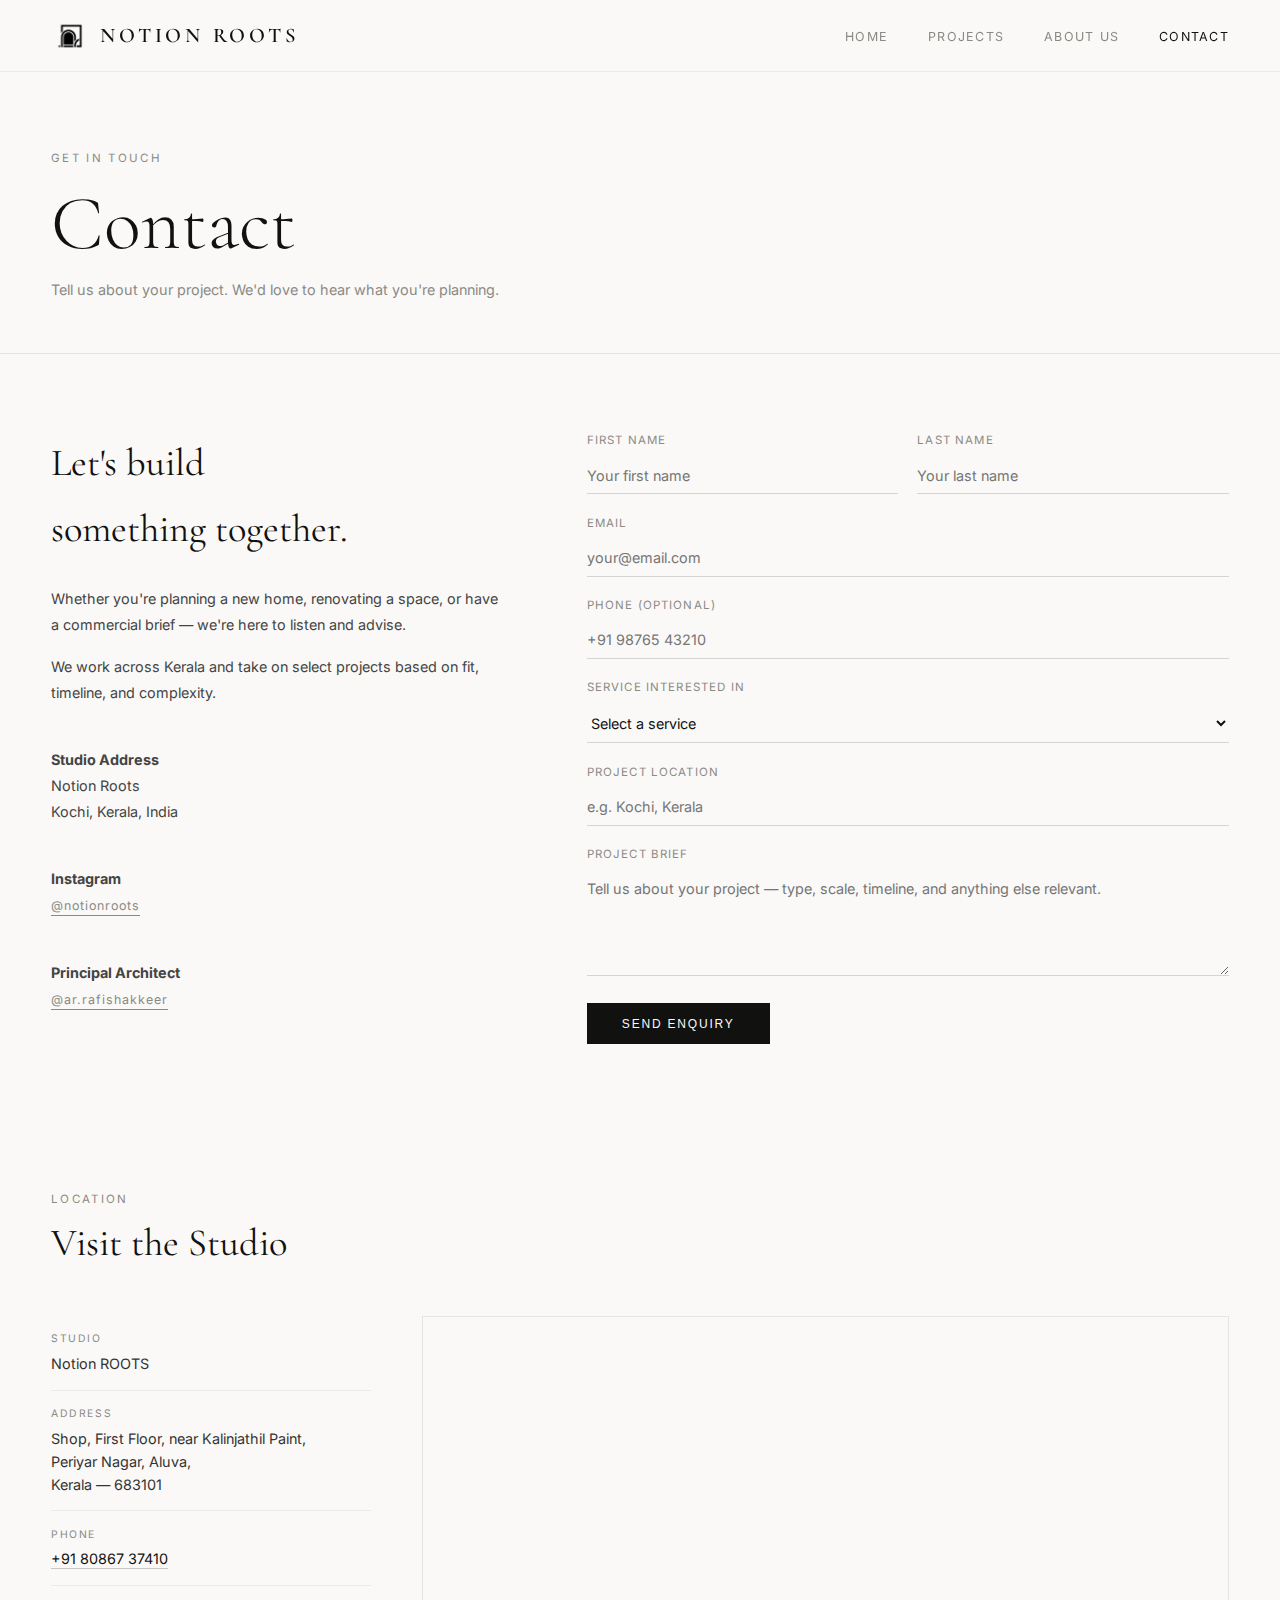
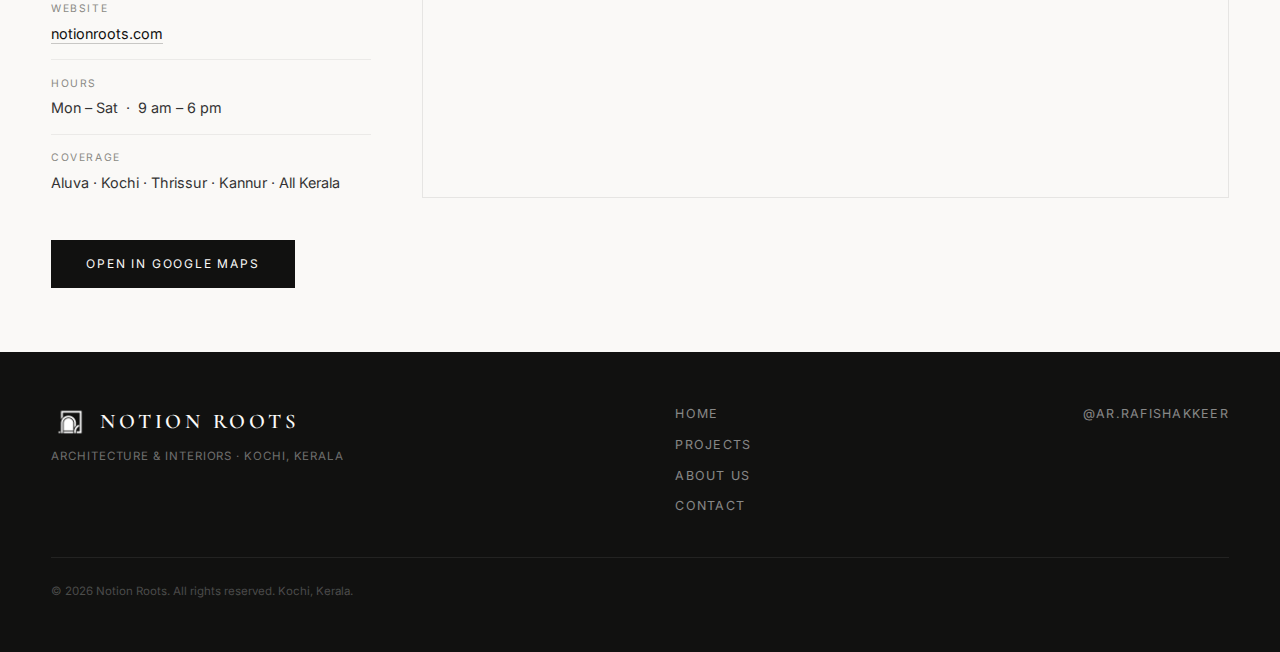
<file: contact.html>
<!DOCTYPE html>
<html lang="en">
<head>
  <meta charset="UTF-8"/>
  <meta name="viewport" content="width=device-width, initial-scale=1.0"/>
  <title>Contact — Notion Roots</title>
  <link rel="preconnect" href="https://fonts.googleapis.com"/>
  <link rel="preconnect" href="https://fonts.gstatic.com" crossorigin/>
  <link href="https://fonts.googleapis.com/css2?family=Cormorant+Garamond:wght@300;400;500;600&family=Inter:wght@300;400;500&display=swap" rel="stylesheet"/>
  <link rel="stylesheet" href="style.css"/>
</head>
<body>
  <nav class="navbar">
    <a href="index.html" class="logo">
      <img src="nr_logo.jpg" alt="Notion Roots Logo" class="logo-img logo-dark"/>
      <span class="logo-text">NOTION ROOTS</span>
    </a>
    <button class="menu-toggle" onclick="toggleMenu()" aria-label="Menu">&#9776;</button>
    <ul class="nav-links" id="navLinks">
      <li><a href="index.html">Home</a></li>
      <li><a href="projects.html">Projects</a></li>
      <li><a href="about.html">About US</a></li>
      <li><a href="contact.html" class="active">Contact</a></li>
      </ul>
  </nav>

  <header class="page-header">
    <p class="page-tag">Get in Touch</p>
    <h1 class="page-title">Contact</h1>
    <p class="page-sub">Tell us about your project. We'd love to hear what you're planning.</p>
  </header>

  <section class="section">
    <div class="contact-grid">
      <div class="contact-info">
        <h2 class="section-title">Let's build<br>something together.</h2>
        <p>Whether you're planning a new home, renovating a space, or have a commercial brief — we're here to listen and advise.</p>
        <p>We work across Kerala and take on select projects based on fit, timeline, and complexity.</p>
        <br/>
        <p><strong>Studio Address</strong><br/>Notion Roots<br/>Kochi, Kerala, India</p>
        <br/>
        <p><strong>Instagram</strong><br/><a href="https://www.instagram.com/notionroots/" target="_blank" class="link-arrow">@notionroots</a></p>
        <br/>
        <p><strong>Principal Architect</strong><br/><a href="https://www.instagram.com/ar.rafishakkeer/" target="_blank" class="link-arrow">@ar.rafishakkeer</a></p>
      </div>
      <div>
        <form class="contact-form" onsubmit="handleSubmit(event)">
          <div class="form-row">
            <div class="form-group"><label for="fname">First Name</label><input type="text" id="fname" placeholder="Your first name" required/></div>
            <div class="form-group"><label for="lname">Last Name</label><input type="text" id="lname" placeholder="Your last name" required/></div>
          </div>
          <div class="form-group"><label for="email">Email</label><input type="email" id="email" placeholder="your@email.com" required/></div>
          <div class="form-group"><label for="phone">Phone (Optional)</label><input type="tel" id="phone" placeholder="+91 98765 43210"/></div>
          <div class="form-group">
            <label for="service">Service Interested In</label>
            <select id="service">
              <option value="">Select a service</option>
              <option>Architecture</option><option>Interiors</option><option>Civil Works</option>
              <option>Metal Works</option><option>Special Works</option><option>Full Design + Build</option>
            </select>
          </div>
          <div class="form-group"><label for="location">Project Location</label><input type="text" id="location" placeholder="e.g. Kochi, Kerala"/></div>
          <div class="form-group"><label for="message">Project Brief</label><textarea id="message" rows="5" placeholder="Tell us about your project — type, scale, timeline, and anything else relevant." required></textarea></div>
          <button type="submit" class="btn form-btn">Send Enquiry</button>
          <p class="form-success" id="formSuccess">&#10003; Thank you — we'll be in touch soon.</p>
        </form>
      </div>
    </div>
  </section>
  <!-- ===== MAP SECTION ===== -->
<section class="map-section section">
  <div class="map-header">
    <span class="page-tag">Location</span>
    <h2 class="section-title">Visit the Studio</h2>
  </div>
  <div class="map-wrapper">

    <!-- Left: Studio Info -->
    <div class="map-info">
      <div class="map-info-block">
        <span class="meta-label">Studio</span>
        <p class="map-val">Notion ROOTS</p>
      </div>
      <div class="map-info-block">
        <span class="meta-label">Address</span>
        <p class="map-val">Shop, First Floor, near Kalinjathil Paint,<br>Periyar Nagar, Aluva,<br>Kerala — 683101</p>
      </div>
      <div class="map-info-block">
        <span class="meta-label">Phone</span>
        <p class="map-val"><a href="tel:+918086737410">+91 80867 37410</a></p>
      </div>
      <div class="map-info-block">
        <span class="meta-label">Website</span>
        <p class="map-val"><a href="http://notionroots.com" target="_blank">notionroots.com</a></p>
      </div>
      <div class="map-info-block">
        <span class="meta-label">Hours</span>
        <p class="map-val">Mon – Sat &nbsp;·&nbsp; 9 am – 6 pm</p>
      </div>
      <div class="map-info-block">
        <span class="meta-label">Coverage</span>
        <p class="map-val">Aluva · Kochi · Thrissur · Kannur · All Kerala</p>
      </div>
      <a href="https://maps.app.goo.gl/dAA1MQcX5Zb5ugSd6" target="_blank" class="btn" style="margin-top:2rem; display:inline-block;">
        Open in Google Maps
      </a>
    </div>

    <!-- Right: Embedded Map -->
    <div class="map-embed">
      <iframe
        src="https://www.google.com/maps/embed?pb=!1m18!1m12!1m3!1d3928.1!2d76.3668686!3d10.108264!2m3!1f0!2f0!3f0!3m2!1i1024!2i768!4f13.1!3m3!1m2!1s0x3b0809d5db889d4d%3A0x59ef36c6683bb621!2sNotion%20ROOTS!5e0!3m2!1sen!2sin!4v1700000000000!5m2!1sen!2sin"
        width="100%"
        height="480"
        style="border:0;"
        allowfullscreen=""
        loading="lazy"
        referrerpolicy="no-referrer-when-downgrade"
        title="Notion ROOTS Location">
      </iframe>
    </div>

  </div>
</section>

  <footer class="footer">
    <div class="footer-inner">
      <div class="footer-brand">
        <div class="logo logo-footer-wrap">
          <img src="nr_logo.jpg" alt="Notion Roots" class="logo-img logo-white"/>
          <span class="logo-text" style="color:var(--white)">NOTION ROOTS</span>
        </div>
        <div class="footer-sub">Architecture &amp; Interiors &middot; Kochi, Kerala</div>
      </div>
      <nav class="footer-nav">
        <a href="index.html">Home</a>
        <a href="projects.html">Projects</a>
        <a href="about.html">About US</a>
        <a href="contact.html">Contact</a>
      </nav>
      <nav class="footer-nav">
        <a href="https://www.instagram.com/ar.rafishakkeer/" target="_blank">@ar.rafishakkeer</a>
      </nav>
    </div>
    <p class="footer-copy">&copy; 2026 Notion Roots. All rights reserved. Kochi, Kerala.</p>
  </footer>
  <script src="main.js"></script>
  <script>
    function handleSubmit(e) {
      e.preventDefault();
      document.getElementById("formSuccess").style.display = "block";
      e.target.reset();
      setTimeout(function(){ document.getElementById("formSuccess").style.display = "none"; }, 5000);
    }
  </script>
</body>
</html>
</file>
<file: style.css>
/* ===== RESET & BASE ===== */
*,*::before,*::after{box-sizing:border-box;margin:0;padding:0}
:root{
  --black:#111110;--white:#faf9f7;--grey:#8a8a85;
  --light:#f0ede8;--accent:#c8b89a;
  --font-serif:'Cormorant Garamond',serif;
  --font-sans:'Inter',sans-serif;
  --nav-h:72px;
}
html{scroll-behavior:smooth}
body{background:var(--white);color:var(--black);font-family:var(--font-sans);font-size:15px;line-height:1.7;-webkit-font-smoothing:antialiased}
img{display:block;width:100%;height:100%;object-fit:cover}
a{text-decoration:none;color:inherit}

/* NAVBAR */
.navbar{position:fixed;top:0;left:0;right:0;z-index:100;height:var(--nav-h);display:flex;align-items:center;justify-content:space-between;padding:0 4vw;background:rgba(250,249,247,0.92);backdrop-filter:blur(12px);border-bottom:1px solid rgba(0,0,0,0.06)}
.nav-links{list-style:none;display:flex;gap:2.5rem}
.nav-links a{font-size:0.78rem;letter-spacing:0.1em;text-transform:uppercase;color:var(--grey);transition:color 0.2s}
.nav-links a:hover,.nav-links a.active{color:var(--black)}
.menu-toggle{display:none;background:none;border:none;font-size:1.4rem;cursor:pointer;color:var(--black)}

/* HERO */
.hero{margin-top:var(--nav-h);min-height:calc(100vh - var(--nav-h));display:grid;grid-template-columns:1fr 1fr;align-items:center;padding:6vw 4vw;gap:4vw}
.hero-content{max-width:560px}
.hero-tag{font-size:0.72rem;letter-spacing:0.2em;text-transform:uppercase;color:var(--grey);margin-bottom:1.4rem}
.hero-title{font-family:var(--font-serif);font-size:clamp(2.8rem,5.5vw,5rem);font-weight:300;line-height:1.1;margin-bottom:1.2rem}
.hero-sub{font-size:0.85rem;letter-spacing:0.12em;color:var(--grey);text-transform:uppercase;margin-bottom:2.5rem}
.hero-img-wrap{height:78vh;overflow:hidden;border-radius:2px}
.hero-img{height:100%;width:100%;object-fit:cover;transition:transform 8s ease}
.hero-img:hover{transform:scale(1.03)}

/* BUTTONS */
.btn{display:inline-block;padding:0.85rem 2.2rem;background:var(--black);color:var(--white);font-size:0.75rem;letter-spacing:0.15em;text-transform:uppercase;border:none;cursor:pointer;transition:background 0.2s,color 0.2s}
.btn:hover{background:var(--accent);color:var(--black)}
.btn-light{background:var(--white);color:var(--black)}
.btn-light:hover{background:var(--accent);color:var(--black)}
.link-arrow{font-size:0.78rem;letter-spacing:0.08em;color:var(--grey);border-bottom:1px solid var(--grey);padding-bottom:2px;transition:color 0.2s,border-color 0.2s}
.link-arrow:hover{color:var(--black);border-color:var(--black)}

/* SECTIONS */
.section{padding:6vw 4vw}
.section-title{font-family:var(--font-serif);font-size:clamp(1.8rem,3vw,2.8rem);font-weight:400;margin-bottom:1.5rem}
.section-title.center{text-align:center}
.section-header{display:flex;justify-content:space-between;align-items:flex-end;margin-bottom:2.5rem}

/* INTRO */
.intro{background:var(--light)}
.intro-grid{display:grid;grid-template-columns:1fr 1fr;gap:6vw;align-items:center}
.intro-grid p{color:#444;margin-bottom:1rem;font-size:0.95rem}
.intro-stats{display:grid;grid-template-columns:1fr 1fr;gap:2.5rem}
.stat{display:flex;flex-direction:column}
.stat-num{font-family:var(--font-serif);font-size:clamp(2.2rem,4vw,3.5rem);font-weight:300;line-height:1}
.stat-label{font-size:0.72rem;letter-spacing:0.1em;text-transform:uppercase;color:var(--grey);margin-top:0.4rem}

/* FEATURED GRID */
.featured-grid{display:grid;grid-template-columns:1.6fr 1fr 1fr;grid-template-rows:60vh;gap:0.8rem}
.feat-card{position:relative;overflow:hidden;cursor:pointer}
.feat-card img{height:100%;transition:transform 0.6s ease}
.feat-card:hover img{transform:scale(1.05)}
.feat-info{position:absolute;bottom:0;left:0;right:0;padding:1.5rem;background:linear-gradient(transparent,rgba(0,0,0,0.55));color:#fff}
.feat-cat{font-size:0.68rem;letter-spacing:0.15em;text-transform:uppercase;opacity:0.8;display:block;margin-bottom:0.3rem}
.feat-card h3{font-family:var(--font-serif);font-size:1.3rem;font-weight:400}

/* IG CTA */
.ig-cta{background:var(--light);text-align:center}
.ig-cta-inner{max-width:540px;margin:0 auto}
.ig-sub{color:var(--grey);font-size:0.9rem;margin-bottom:2rem}

/* PAGE HEADER */
.page-header{margin-top:var(--nav-h);padding:6vw 4vw 4vw;border-bottom:1px solid rgba(0,0,0,0.08)}
.page-tag{font-size:0.72rem;letter-spacing:0.2em;text-transform:uppercase;color:var(--grey);margin-bottom:1rem}
.breadcrumb{color:var(--grey)}
.breadcrumb:hover{color:var(--black)}
.page-title{font-family:var(--font-serif);font-size:clamp(2.5rem,6vw,5.5rem);font-weight:300;line-height:1.05;margin-bottom:0.8rem}
.page-sub{color:var(--grey);font-size:0.9rem;max-width:500px}

/* CATEGORIES GRID */
.categories-section{padding-top:4vw}
.categories-grid{display:grid;grid-template-columns:repeat(3,1fr);gap:1.2rem}
.cat-card{position:relative;overflow:hidden;height:55vh;cursor:pointer;display:block}
.cat-card img{height:100%;transition:transform 0.7s ease;filter:brightness(0.75)}
.cat-card:hover img{transform:scale(1.06);filter:brightness(0.6)}
.cat-overlay{position:absolute;bottom:0;left:0;right:0;padding:2rem 1.8rem;color:#fff;background:linear-gradient(transparent 0%,rgba(0,0,0,0.5) 100%);transition:padding 0.3s ease}
.cat-card:hover .cat-overlay{padding-bottom:2.5rem}
.cat-count{display:block;font-size:0.68rem;letter-spacing:0.2em;text-transform:uppercase;opacity:0.7;margin-bottom:0.5rem}
.cat-name{font-family:var(--font-serif);font-size:clamp(1.4rem,2.2vw,2rem);font-weight:400;margin-bottom:0.6rem}
.cat-desc{font-size:0.8rem;opacity:0;transform:translateY(8px);transition:opacity 0.3s ease,transform 0.3s ease;line-height:1.5;max-width:320px}
.cat-card:hover .cat-desc{opacity:0.85;transform:translateY(0)}
.cat-cta{display:inline-block;margin-top:1rem;font-size:0.75rem;letter-spacing:0.1em;border-bottom:1px solid rgba(255,255,255,0.5);padding-bottom:2px;opacity:0;transition:opacity 0.3s ease 0.05s}
.cat-card:hover .cat-cta{opacity:1}

/* FILTER BAR */
.filter-bar{padding:1.5rem 4vw;display:flex;align-items:center;gap:1rem;border-bottom:1px solid rgba(0,0,0,0.07);flex-wrap:wrap}
.filter-label{font-size:0.72rem;letter-spacing:0.1em;text-transform:uppercase;color:var(--grey)}
.filter-btn{background:none;border:1px solid rgba(0,0,0,0.15);padding:0.4rem 1rem;font-size:0.72rem;letter-spacing:0.08em;text-transform:uppercase;cursor:pointer;color:var(--grey);transition:all 0.2s}
.filter-btn:hover,.filter-btn.active{background:var(--black);color:var(--white);border-color:var(--black)}
.no-projects{padding:2rem 0;color:var(--grey);font-size:0.9rem}

/* PROJECTS GRID */
.projects-grid{display:grid;grid-template-columns:repeat(3,1fr);gap:2rem}
.proj-card{display:block;cursor:pointer}
.proj-img-wrap{height:42vh;overflow:hidden;margin-bottom:1rem}
.proj-img-wrap img{height:100%;transition:transform 0.6s ease}
.proj-card:hover .proj-img-wrap img{transform:scale(1.04)}
.proj-title{font-family:var(--font-serif);font-size:1.2rem;font-weight:400;margin-bottom:0.25rem}
.proj-meta{font-size:0.75rem;color:var(--grey)}

/* CTA STRIP */
.cta-strip{background:var(--light);padding:4vw;text-align:center}
.cta-strip-inner{display:flex;align-items:center;justify-content:center;gap:2rem;flex-wrap:wrap}
.cta-strip-inner p{font-family:var(--font-serif);font-size:1.4rem;font-weight:400}

/* DETAIL PAGE */
.detail-hero{margin-top:var(--nav-h);width:100%;height:70vh;background-size:cover;background-position:center;background-repeat:no-repeat}
.detail-wrap{max-width:1200px;margin:0 auto;padding:2.5rem 4vw 5rem}
.detail-breadcrumb{font-size:0.75rem;color:var(--grey);margin-bottom:2.5rem;letter-spacing:0.04em}
.detail-breadcrumb a{color:var(--grey)}
.detail-breadcrumb a:hover{color:var(--black)}
.detail-layout{display:grid;grid-template-columns:1fr 300px;gap:5vw;align-items:start}
.detail-title{font-family:var(--font-serif);font-size:clamp(2.2rem,4vw,3.6rem);font-weight:300;line-height:1.1;margin-bottom:2rem}
.detail-body p{font-size:0.95rem;color:#444;line-height:1.9;margin-bottom:1.2rem;max-width:660px}
.detail-gallery{margin-top:2.5rem;display:grid;grid-template-columns:1fr 1fr;gap:0.8rem}
.detail-gallery .g-full{grid-column:1/-1}
.detail-gallery img{width:100%;height:320px;object-fit:cover;display:block}
.detail-gallery .g-full img{height:500px}
.detail-meta{position:sticky;top:calc(var(--nav-h) + 2rem);border:1px solid rgba(0,0,0,0.1);padding:2rem 1.8rem;background:#fff}
.meta-row{padding:0.9rem 0;border-bottom:1px solid rgba(0,0,0,0.07)}
.meta-row:last-of-type{border-bottom:none}
.meta-label{display:block;font-size:0.65rem;letter-spacing:0.15em;text-transform:uppercase;color:var(--grey);margin-bottom:0.25rem}
.meta-val{font-size:0.9rem;color:var(--black)}
.enquire-btn{display:block;text-align:center;margin-top:1.6rem;padding:1rem;background:var(--black);color:var(--white);font-size:0.7rem;letter-spacing:0.18em;text-transform:uppercase;text-decoration:none;transition:background 0.2s}
.enquire-btn:hover{background:#333}
.related-section{background:var(--light);padding:4vw}
.related-label{font-size:0.7rem;letter-spacing:0.2em;text-transform:uppercase;color:var(--grey);margin-bottom:2rem}
.related-grid{display:grid;grid-template-columns:repeat(3,1fr);gap:1.5rem;max-width:1200px;margin:0 auto}
.related-card{display:block}
.related-card .rc-img{height:240px;overflow:hidden;margin-bottom:0.9rem}
.related-card .rc-img img{width:100%;height:100%;object-fit:cover;transition:transform 0.5s}
.related-card:hover .rc-img img{transform:scale(1.04)}
.related-card .rc-name{font-family:var(--font-serif);font-size:1.05rem;font-weight:400}
.related-card .rc-meta{font-size:0.72rem;color:var(--grey);margin-top:0.2rem}
.blank-state{text-align:center;padding:8rem 2rem;color:var(--grey)}
.blank-state h2{font-family:var(--font-serif);font-size:1.8rem;font-weight:300;margin-bottom:1rem}

/* ABOUT */
.about-grid{display:grid;grid-template-columns:1fr 1fr;gap:6vw;align-items:center;margin-bottom:5vw}
.about-img-wrap{height:65vh;overflow:hidden}
.about-text p{color:#444;margin-bottom:1rem;font-size:0.95rem}
.values-section{background:var(--light)}
.values-grid{display:grid;grid-template-columns:repeat(4,1fr);gap:2rem;margin-top:3rem}
.value-card{padding:2rem 0}
.value-icon{font-size:1.5rem;display:block;margin-bottom:1rem;color:var(--accent)}
.value-card h3{font-family:var(--font-serif);font-size:1.15rem;font-weight:400;margin-bottom:0.7rem}
.value-card p{font-size:0.85rem;color:#555;line-height:1.7}
.team-section{padding-top:5vw}
.team-grid{display:grid;grid-template-columns:repeat(4,1fr);gap:2rem;margin-top:2.5rem}
.team-card img{height:320px;margin-bottom:1rem;filter:grayscale(30%);transition:filter 0.3s}
.team-card:hover img{filter:grayscale(0%)}
.team-card h3{font-family:var(--font-serif);font-size:1.1rem;font-weight:400}
.team-card p{font-size:0.78rem;color:var(--grey);text-transform:uppercase;letter-spacing:0.08em;margin-top:0.2rem}

/* CONTACT */
.contact-grid{display:grid;grid-template-columns:1fr 1.4fr;gap:6vw;align-items:start}
.contact-info p{color:#444;margin-bottom:1rem;font-size:0.9rem;line-height:1.8}
.contact-form{display:flex;flex-direction:column;gap:1.2rem}
.form-row{display:grid;grid-template-columns:1fr 1fr;gap:1.2rem}
.form-group{display:flex;flex-direction:column;gap:0.4rem}
.form-group label{font-size:0.72rem;letter-spacing:0.1em;text-transform:uppercase;color:var(--grey)}
.form-group input,.form-group select,.form-group textarea{background:transparent;border:none;border-bottom:1px solid rgba(0,0,0,0.15);padding:0.6rem 0;font-family:var(--font-sans);font-size:0.9rem;color:var(--black);outline:none;transition:border-color 0.2s;width:100%}
.form-group input:focus,.form-group select:focus,.form-group textarea:focus{border-bottom-color:var(--black)}
.form-group textarea{resize:vertical;min-height:100px}
.form-btn{align-self:flex-start;margin-top:0.5rem}
.form-success{display:none;font-size:0.82rem;color:#5a8a6a;letter-spacing:0.05em;margin-top:0.5rem}

/* FOOTER */
.footer{background:var(--black);color:var(--white);padding:4vw}
.footer-inner{display:flex;align-items:flex-start;justify-content:space-between;flex-wrap:wrap;gap:2rem;margin-bottom:2.5rem}
.footer-sub{font-size:0.72rem;color:rgba(255,255,255,0.4);letter-spacing:0.08em;text-transform:uppercase}
.footer-nav{display:flex;flex-direction:column;gap:0.6rem}
.footer-nav a{font-size:0.78rem;letter-spacing:0.1em;text-transform:uppercase;color:rgba(255,255,255,0.5);transition:color 0.2s}
.footer-nav a:hover{color:var(--white)}
.footer-copy{font-size:0.72rem;color:rgba(255,255,255,0.25);margin-top:2.5rem;border-top:1px solid rgba(255,255,255,0.08);padding-top:1.5rem;width:100%}

/* MOBILE */
@media(max-width:900px){
  .nav-links{display:none;flex-direction:column;position:absolute;top:var(--nav-h);left:0;right:0;background:var(--white);padding:1.5rem 4vw 2rem;border-bottom:1px solid rgba(0,0,0,0.08);gap:1.2rem}
  .nav-links.open{display:flex}
  .menu-toggle{display:block}
  .hero{grid-template-columns:1fr;padding:8vw 4vw 6vw;min-height:auto}
  .hero-img-wrap{height:45vw;order:-1}
  .hero-content{max-width:100%}
  .intro-grid{grid-template-columns:1fr;gap:3rem}
  .featured-grid{grid-template-columns:1fr;grid-template-rows:auto}
  .feat-card{height:55vw}
  .categories-grid{grid-template-columns:1fr 1fr}
  .cat-card{height:50vw}
  .projects-grid{grid-template-columns:1fr 1fr;gap:1.2rem}
  .proj-img-wrap{height:35vw}
  .detail-layout{grid-template-columns:1fr}
  .detail-meta{position:static}
  .detail-gallery{grid-template-columns:1fr}
  .detail-gallery .g-full{grid-column:1}
  .detail-gallery img,.detail-gallery .g-full img{height:62vw}
  .related-grid{grid-template-columns:1fr 1fr}
  .about-grid{grid-template-columns:1fr}
  .about-img-wrap{height:55vw}
  .values-grid{grid-template-columns:1fr 1fr}
  .team-grid{grid-template-columns:1fr 1fr;gap:1.5rem}
  .contact-grid{grid-template-columns:1fr}
  .form-row{grid-template-columns:1fr}
  .footer-inner{flex-direction:column;gap:1.5rem}
  .cta-strip-inner{flex-direction:column;gap:1.2rem}
}
@media(max-width:560px){
  .categories-grid{grid-template-columns:1fr}
  .cat-card{height:65vw}
  .projects-grid{grid-template-columns:1fr}
  .proj-img-wrap{height:60vw}
  .values-grid{grid-template-columns:1fr}
  .team-grid{grid-template-columns:1fr 1fr}
  .section-header{flex-direction:column;align-items:flex-start;gap:0.8rem}
}



/* ===== LOGO IMAGE ===== */
.logo {
  display: flex;
  align-items: center;
  gap: 0.7rem;
  text-decoration: none;
}
.logo-img {
  width: auto;
  height: 38px;
  object-fit: contain;
  display: block;
  flex-shrink: 0;
}
.logo-dark  { filter: none; }
.logo-white { filter: invert(1) brightness(2); }
.logo-text {
  font-family: var(--font-serif);
  font-size: 1.3rem;
  font-weight: 600;
  letter-spacing: 0.18em;
}
.logo-footer-wrap {
  display: flex;
  align-items: center;
  gap: 0.7rem;
  margin-bottom: 0.4rem;
}
.footer-brand .logo-text { color: var(--white); }
.navbar .logo { display: flex; align-items: center; }

/* ===== MAP SECTION ===== */
.map-section { padding: 5vw 4vw; background: var(--white); }
.map-header { margin-bottom: 2.5rem; }
.map-wrapper {
  display: grid;
  grid-template-columns: 320px 1fr;
  gap: 4vw;
  align-items: start;
}
.map-info-block {
  padding: 0.9rem 0;
  border-bottom: 1px solid rgba(0,0,0,0.06);
}
.map-info-block:last-of-type { border-bottom: none; }
.map-val {
  font-size: 0.9rem;
  color: #333;
  margin-top: 0.2rem;
  line-height: 1.6;
}
.map-val a {
  color: var(--black);
  border-bottom: 1px solid rgba(0,0,0,0.2);
  padding-bottom: 1px;
  transition: border-color 0.2s;
}
.map-val a:hover { border-color: var(--black); }
.map-embed {
  overflow: hidden;
  border: 1px solid rgba(0,0,0,0.08);
  line-height: 0;
}
.map-embed iframe { display: block; width: 100%; height: 480px; }

/* Map responsive */
@media (max-width: 900px) {
  .map-wrapper { grid-template-columns: 1fr; }
  .map-embed iframe { height: 360px; }
}
@media (max-width: 560px) {
  .map-embed iframe { height: 280px; }
}

/* ===== MAP SECTION ===== */
.map-section { padding: 5vw 4vw; background: var(--white); }
.map-header { margin-bottom: 2.5rem; }
.map-wrapper {
  display: grid;
  grid-template-columns: 320px 1fr;
  gap: 4vw;
  align-items: start;
}
.map-info-block {
  padding: 0.9rem 0;
  border-bottom: 1px solid rgba(0,0,0,0.06);
}
.map-info-block:last-of-type { border-bottom: none; }
.map-val {
  font-size: 0.9rem;
  color: #333;
  margin-top: 0.2rem;
  line-height: 1.6;
}
.map-val a {
  color: var(--black);
  border-bottom: 1px solid rgba(0,0,0,0.2);
  padding-bottom: 1px;
  transition: border-color 0.2s;
}
.map-val a:hover { border-color: var(--black); }
.map-embed {
  overflow: hidden;
  border: 1px solid rgba(0,0,0,0.08);
  line-height: 0;
}
.map-embed iframe { display: block; width: 100%; height: 480px; }

/* Map responsive */
@media (max-width: 900px) {
  .map-wrapper { grid-template-columns: 1fr; }
  .map-embed iframe { height: 360px; }
}
@media (max-width: 560px) {
  .map-embed iframe { height: 280px; }
}
</file>
